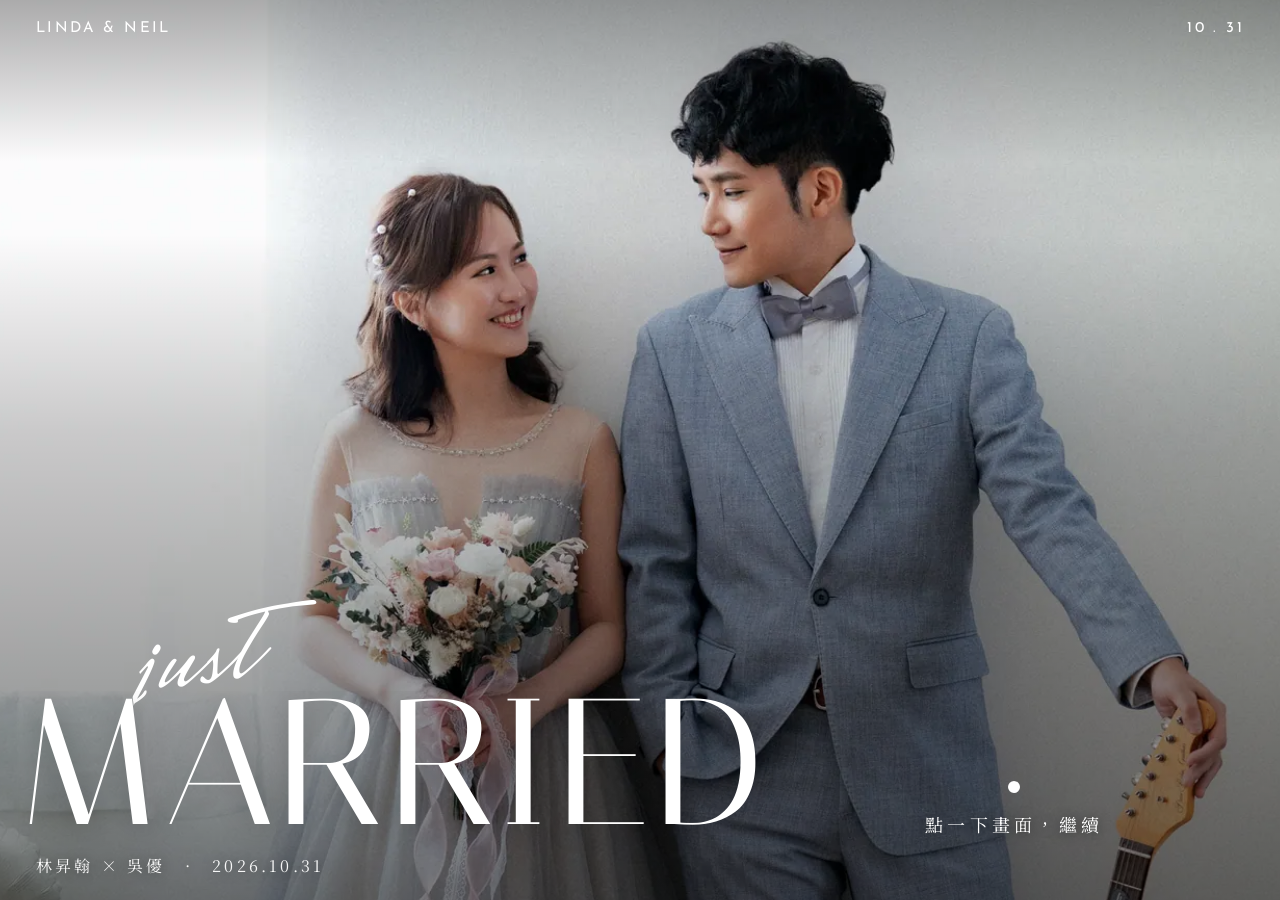
<file: index.html>
<!doctype html>
<html lang="zh-Hant-TW">
  <head>
    <meta charset="utf-8" />
    <meta name="viewport" content="width=device-width, initial-scale=1, viewport-fit=cover" />
    <meta name="theme-color" content="#FFFFFF" />
    <meta name="color-scheme" content="light" />
    <meta name="robots" content="noindex, nofollow" />
    <title>Neil & Linda · 林昇翰 × 吳優的婚禮</title>
    <meta name="description" content="林昇翰 × 吳優 2026.10.31。婚紗照相冊、留言板，和一份關於我們的小考。" />
    <meta property="og:title" content="Neil & Linda · 林昇翰 × 吳優的婚禮" />
    <meta property="og:description" content="婚紗照相冊、留言板，和一份關於我們的小考。" />
    <meta property="og:image" content="https://neil841004.github.io/nl1031/og.jpg" />
    <link rel="icon" href="./icon.svg" type="image/svg+xml" />
    <link rel="apple-touch-icon" href="./apple-touch-icon.png" />
    <link rel="preconnect" href="https://fonts.googleapis.com" />
    <link rel="preconnect" href="https://fonts.gstatic.com" crossorigin />
    <link
      href="https://fonts.googleapis.com/css2?family=Italiana&family=Josefin+Sans:wght@300;400;600&family=Mrs+Saint+Delafield&family=Noto+Serif+TC:wght@300;400;600&display=swap"
      rel="stylesheet"
    />
    <link rel="preload" as="image" href="./p/3531-1280.webp" fetchpriority="high" />
    <script type="module" crossorigin src="./assets/main-7gNwDXPi.js"></script>
    <link rel="modulepreload" crossorigin href="./assets/photos-6plI7D-q.js">
    <link rel="stylesheet" crossorigin href="./assets/photos-6slb7VtI.css">
    <link rel="stylesheet" crossorigin href="./assets/main-Bv2IpKou.css">
  </head>
  <body>
    <div id="app"></div>
    <noscript>
      <p class="noscript">這個頁面需要開啟 JavaScript 才能使用。</p>
    </noscript>
  </body>
</html>
</file>
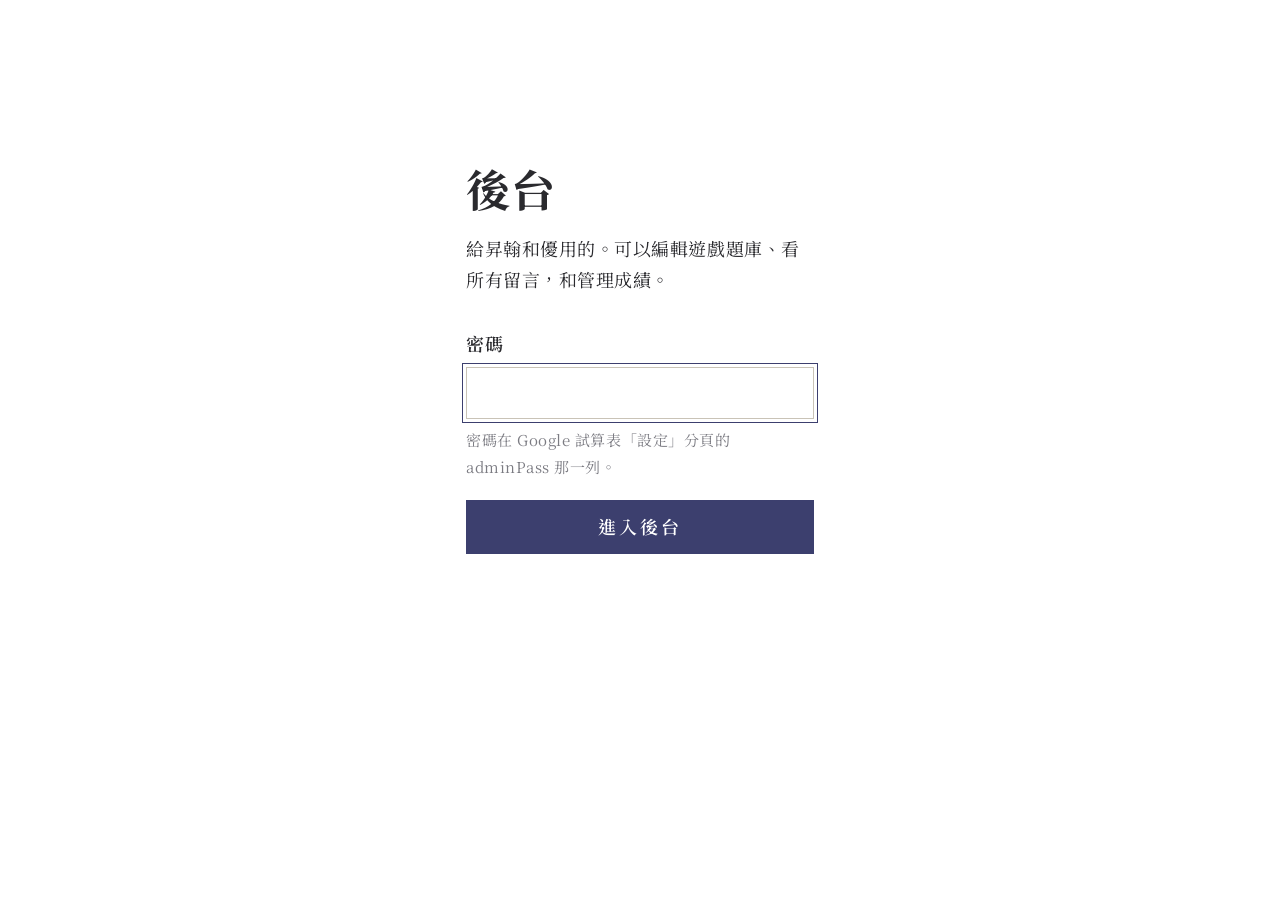
<file: admin.html>
<!doctype html>
<html lang="zh-Hant-TW">
  <head>
    <meta charset="utf-8" />
    <meta name="viewport" content="width=device-width, initial-scale=1, viewport-fit=cover" />
    <meta name="robots" content="noindex, nofollow" />
    <meta name="theme-color" content="#FFFFFF" />
    <title>後台 · Neil & Linda</title>
    <link rel="icon" href="./icon.svg" type="image/svg+xml" />
    <link rel="preconnect" href="https://fonts.googleapis.com" />
    <link rel="preconnect" href="https://fonts.gstatic.com" crossorigin />
    <link
      href="https://fonts.googleapis.com/css2?family=Italiana&family=Josefin+Sans:wght@300;400;600&family=Mrs+Saint+Delafield&family=Noto+Serif+TC:wght@300;400;600&display=swap"
      rel="stylesheet"
    />
    <script type="module" crossorigin src="./assets/admin-Kb6q0b3D.js"></script>
    <link rel="modulepreload" crossorigin href="./assets/photos-6plI7D-q.js">
    <link rel="stylesheet" crossorigin href="./assets/photos-6slb7VtI.css">
    <link rel="stylesheet" crossorigin href="./assets/admin-l45XB_jH.css">
  </head>
  <body class="admin">
    <div id="admin"></div>
  </body>
</html>
</file>
<file: assets/photos-6slb7VtI.css>
:root{--bg: #ffffff;--paper: #ffffff;--surface: #ece7e2;--slate: #555b66;--blue: #4e6c9d;--lav: #aca9da;--navy: #3c3f6e;--ink: #2a2a2e;--muted: #7b7b82;--line: #dcd8d2;--pink: #f1c3cb;--accent: var(--navy);--accent-ink: #ffffff;--heart: #e2546a;--right: #4e6c9d;--wrong: #d98a96;--f-display: "Italiana", "Noto Serif TC", serif;--f-script: "Mrs Saint Delafield", cursive;--f-caps: "Josefin Sans", "Noto Sans TC", sans-serif;--f-text: "Noto Serif TC", "Songti TC", "PMingLiU", serif;--s-min: .9375rem;--s-small: 1rem;--s-body: 1.125rem;--s-lead: clamp(1.3125rem, 1.15rem + .7vw, 1.5rem);--s-head: clamp(1.875rem, 1.3rem + 3vw, 2.75rem);--s-mono: clamp(4.5rem, 24vw, 14rem);--m: clamp(18px, 5.5vw, 36px);--top: env(safe-area-inset-top, 0px);--bot: env(safe-area-inset-bottom, 0px);--ease-out: cubic-bezier(.22, 1, .36, 1);--ease-expo: cubic-bezier(.16, 1, .3, 1);--ease-in-out: cubic-bezier(.76, 0, .24, 1);--ease-soft: cubic-bezier(.33, 1, .68, 1);--ease-exit: cubic-bezier(.55, .055, .675, .19);--t-press: .14s;--t-hover: .18s;--t-ui: .26s;--t-reveal: .9s;--t-open: 1.2s}*,*:before,*:after{box-sizing:border-box}html{-webkit-text-size-adjust:100%;text-size-adjust:100%;background:var(--bg)}body{margin:0;min-height:100dvh;background:var(--bg);color:var(--ink);font-family:var(--f-text);font-size:var(--s-body);font-weight:400;line-height:1.75;letter-spacing:.03em;-webkit-font-smoothing:antialiased;-webkit-tap-highlight-color:transparent;overscroll-behavior-y:none;transition:background-color .6s ease}img{display:block;max-width:100%}button,input,textarea{font:inherit;color:inherit}button{cursor:pointer;background:none;border:0;padding:0;touch-action:manipulation}a{color:inherit}::selection{background:var(--lav);color:var(--navy)}:focus-visible{outline:1.5px solid var(--navy);outline-offset:3px}.sr{position:absolute!important;width:1px;height:1px;overflow:hidden;clip:rect(0 0 0 0);white-space:nowrap}.caps{font-family:var(--f-caps);font-weight:400;font-size:var(--s-min);line-height:1.4;letter-spacing:.16em;text-transform:uppercase}.display{font-family:var(--f-display);font-weight:400;line-height:.82;letter-spacing:.01em;text-transform:uppercase;white-space:nowrap}.script{font-family:var(--f-script);font-weight:400;line-height:1;letter-spacing:0;text-transform:none}.latin{font-family:var(--f-display);font-weight:400}.vert{writing-mode:vertical-rl}.meta-row{display:flex;justify-content:space-between;align-items:center;gap:12px}.meta-row>span{white-space:nowrap}.noscript{padding:var(--m)}.btn{display:inline-flex;align-items:center;justify-content:center;gap:.8em;min-height:54px;padding:0 1.6em;background:var(--navy);color:#fff;font-family:var(--f-text);font-size:var(--s-body);font-weight:600;letter-spacing:.16em;text-decoration:none;transition:transform var(--t-press) var(--ease-out),background-color var(--t-hover) ease,opacity var(--t-hover) ease}.btn .en{font-family:var(--f-caps);font-size:var(--s-min);font-weight:400;letter-spacing:.3em;text-transform:uppercase;opacity:.75}.btn:active{transform:scale(.97)}.btn[disabled]{opacity:.4;cursor:default}.btn .arrow{transition:transform var(--t-ui) var(--ease-out)}@media(hover:hover){.btn:hover .arrow{transform:translate(4px)}}.btn.light{background:#fff;color:var(--navy)}.btn.quiet{background:transparent;color:inherit;min-height:44px;font-family:var(--f-caps);font-weight:400;font-size:var(--s-min);letter-spacing:.3em;text-transform:uppercase;text-decoration:none;border-bottom:1px solid currentColor;border-radius:0;min-height:0;padding:6px 0 4px}.bar{position:sticky;top:0;z-index:20;display:flex;align-items:center;justify-content:space-between;gap:12px;padding:calc(var(--top) + 12px) var(--m) 12px;min-height:calc(54px + var(--top));background:var(--bg);transition:background-color .6s ease,color .6s ease}.bar .mark{font-family:var(--f-caps);font-size:var(--s-min);letter-spacing:.14em;text-transform:uppercase;text-decoration:none;padding:8px 0;white-space:nowrap}.bar nav{display:flex;gap:clamp(14px,4.4vw,30px);white-space:nowrap}.bar nav a{text-decoration:none;font-size:var(--s-small);letter-spacing:.08em;color:var(--muted);padding:8px 0;transition:color var(--t-hover) ease}.bar nav a[aria-current=page]{color:var(--ink)}.screen{min-height:100dvh}.screen-enter{animation:screen-in .6s var(--ease-out) both}@keyframes screen-in{0%{opacity:0}}.rise{animation:rise var(--t-reveal) var(--ease-expo) both;animation-delay:calc(var(--i, 0) * 90ms + var(--d, 0ms))}@keyframes rise{0%{opacity:0;transform:translateY(18px)}}.mask{display:block;overflow:hidden;padding-bottom:.06em;margin-bottom:-.06em}.mask>span{display:block;animation:mask-up 1.1s var(--ease-expo) both;animation-delay:calc(var(--i, 0) * .11s + var(--d, 0ms))}@keyframes mask-up{0%{transform:translateY(105%)}}.write{animation:write 1.6s var(--ease-soft) both;animation-delay:var(--d, 0ms)}@keyframes write{0%{clip-path:inset(0 100% 0 0);opacity:.3}to{clip-path:inset(0 -10% 0 0);opacity:1}}.ph{position:relative;overflow:hidden;background-color:var(--c, var(--surface));background-size:cover;background-position:center}.ph img{width:100%;height:100%;object-fit:cover;opacity:0;transition:opacity .7s ease}.ph img.in{opacity:1}.toast{position:fixed;left:50%;bottom:calc(96px + var(--bot));z-index:100;transform:translate(-50%,20px);opacity:0;max-width:calc(100vw - 2 * var(--m));padding:12px 20px;background:var(--navy);color:#fff;font-size:var(--s-small);letter-spacing:.08em;line-height:1.5;pointer-events:none;transition:opacity var(--t-ui) ease,transform var(--t-ui) var(--ease-out)}.toast.on{opacity:1;transform:translate(-50%)}@media(prefers-reduced-motion:reduce){*,*:before,*:after{animation-duration:1ms!important;animation-delay:0ms!important;transition-duration:1ms!important}}
</file>
<file: assets/main-Bv2IpKou.css>
.intro{position:relative;display:flex;flex-direction:column;min-height:100dvh;overflow:hidden;background:#1c1c1f;color:#fff}.intro-photo{position:absolute;inset:0;overflow:hidden}.intro-photo .shot{position:absolute;inset:0;opacity:0}.intro-photo img{object-position:50% 30%}.intro-photo .shot.now{opacity:1}.intro-photo .shot.top{z-index:2;animation:shot-in 1.6s ease both}.intro-photo .shot.under{z-index:1}.intro-photo .shot.now img{animation:drift 7s linear both}.intro-photo .shot:first-child.now:not(.top){animation:shot-in 1.2s ease both}@keyframes shot-in{0%{opacity:0}}@keyframes drift{0%{transform:scale(1)}to{transform:scale(1.04)}}.intro-scrim{position:absolute;inset:0;z-index:3;pointer-events:none;background:linear-gradient(180deg,#00000052,#0000 18%),linear-gradient(0deg,#00000080,#0003 52%,#0000 74%)}.intro-head{position:relative;z-index:4;padding:calc(var(--top) + 18px) var(--m) 0}.intro-title{position:relative;z-index:4;margin-top:auto;padding:0 calc(var(--m) * .5)}.intro-just{margin:0 0 -.36em 16%;font-size:clamp(6rem,38vw,14rem);transform:rotate(-8deg);transform-origin:0 100%;color:#fff}.intro-name{margin:0;font-size:var(--s-mono);font-weight:400}.intro-name .display{letter-spacing:.02em;text-shadow:0 2px 30px rgb(0 0 0 / .22)}.intro-line{margin:14px calc(var(--m) * .5) 20px;font-size:var(--s-small);letter-spacing:.2em;opacity:.95;text-shadow:0 1px 14px rgb(0 0 0 / .45)}.intro-card{position:relative;z-index:5;margin:2px var(--m) calc(var(--m) + var(--bot));padding:30px clamp(20px,6vw,32px) 26px;background:#fff;color:var(--ink);text-align:center;box-shadow:0 30px 60px -28px #0009}.intro-card:before{content:"";position:absolute;inset:7px;border:1px solid var(--line);pointer-events:none}.intro-ask{position:relative;display:flex;flex-direction:column;align-items:center}.intro-ask[hidden]{display:none}.ask-hi{display:flex;align-items:center;gap:14px;margin:0 0 12px;color:var(--muted);letter-spacing:.42em;padding-left:.42em}.ask-hi:before,.ask-hi:after{content:"";width:28px;height:1px;background:currentColor;opacity:.6}.ask-q{display:block;margin:0;font-size:var(--s-lead);font-weight:400;letter-spacing:.14em;line-height:1.5}.ask-note{margin:8px 0 0;font-size:var(--s-min);color:var(--muted);letter-spacing:.04em;line-height:1.6;text-wrap:balance}.ask-field{position:relative;width:100%;margin:10px 0 20px}.ask-field:after{content:"";position:absolute;left:0;right:0;bottom:0;height:1px;background:var(--ink);transform-origin:50% 50%;animation:ask-line .9s var(--ease-expo) both;animation-delay:1.5s;transition:background var(--t-hover) ease,height var(--t-hover) ease}.ask-field:focus-within:after{height:2px;background:var(--navy)}@keyframes ask-line{0%{transform:scaleX(0)}}.ask-field input{display:block;width:100%;height:56px;padding:0 4px;background:transparent;border:0;border-radius:0;text-align:center;font-size:var(--s-lead);letter-spacing:.08em;outline:none}.ask-field input::placeholder{color:#a3a3aa;font-size:var(--s-small);letter-spacing:.06em}.ask-go{width:100%}.ask-q+.ask-go{margin-top:22px}.ask-alt{margin-top:16px}.intro.cover{cursor:pointer}.intro-tap{position:absolute;z-index:6;left:0;right:0;bottom:calc(var(--m) + var(--bot) + 4px);width:max-content;margin:0 auto;display:flex;flex-direction:column;align-items:center;gap:16px;padding:12px 18px 12px calc(18px + .24em);background:none;border:0;color:#fff;font-size:var(--s-body);letter-spacing:.24em;text-shadow:0 1px 12px rgb(0 0 0 / .5);cursor:pointer}.intro-tap:focus-visible{outline:1.5px solid #fff;outline-offset:2px}.tap-dot{position:relative;width:12px;height:12px;border-radius:50%;background:#fff}.tap-dot:after{content:"";position:absolute;inset:0;border-radius:50%;border:1px solid #fff;opacity:0;animation:tap-ring 2.2s var(--ease-out) 2.4s infinite}@keyframes tap-ring{0%{transform:scale(1);opacity:.9}to{transform:scale(3.4);opacity:0}}.intro.cover .intro-title{transform:translateY(var(--lift, 0px))}.intro.asking .intro-title{transition:transform 1s var(--ease-expo) .22s}.intro.cover .intro-card{visibility:hidden;animation:none;transform:translateY(calc(100% + var(--m) + 48px))}.intro.cover .ask-field:after{animation:none}.intro-words{transition:opacity .52s ease,transform .52s var(--ease-exit)}.intro.asking .intro-words{opacity:0;transform:translateY(-10px);pointer-events:none}.intro.asking .intro-tap{opacity:0;visibility:hidden;transition:opacity .24s ease,visibility 0s .24s}.intro.asking .intro-card{animation:card-in .9s var(--ease-expo) .36s both}@keyframes card-in{0%{transform:translateY(calc(100% + var(--m) + 48px))}}.intro.asking .ask-field:after{animation:ask-line .9s var(--ease-expo) 1.1s both}.intro.leaving .intro-card,.intro.leaving .intro-title,.intro.leaving .intro-head{transition:opacity .38s var(--ease-exit),transform .38s var(--ease-exit);opacity:0;transform:translateY(-12px)}@media(min-width:900px)and (min-aspect-ratio:1/1){.intro-title{max-width:62vw}.intro-just{font-size:9rem}.intro-card{position:absolute;right:48px;bottom:48px;width:440px;margin:0;padding:36px 36px 30px}.intro-tap{left:auto;right:48px;bottom:48px;width:440px;margin:0}}.hello{padding:4px 0 18px;min-height:calc(100svh - 54px - var(--top));display:flex;flex-direction:column}.hello-grid{display:grid;grid-template-columns:minmax(0,1.55fr) minmax(0,1fr);gap:6px;grid-template-rows:100%;height:min(30svh,300px);margin-bottom:22px}.hello-photo{min-height:0;overflow:hidden}.hello-photo .ph{height:100%}.hello-photo img{object-position:50% 25%!important}.hello-vert{min-width:0;overflow:hidden;background:var(--surface);display:grid;justify-items:center;align-items:start;padding:16px 0}.hello-vert .caps{font-family:var(--f-display);font-size:var(--s-small);letter-spacing:.4em;color:var(--ink)}.hello-h{margin:0 var(--m) 4px;font-size:clamp(1.625rem,1.2rem + 2.4vw,2.5rem);font-weight:400;line-height:1.4;letter-spacing:.1em}.hello-count{margin:0 var(--m);color:var(--muted);font-size:var(--s-small);letter-spacing:.08em}.hello-count:empty{display:none}.quick{display:grid;gap:10px;margin:18px var(--m) 0}.quick-btn{display:grid;grid-template-columns:auto 1fr auto;align-items:center;gap:14px;min-height:68px;padding:10px 20px;text-decoration:none;color:#fff;transition:transform var(--t-press) var(--ease-out),filter var(--t-hover) ease}.quick-btn:active{transform:scale(.975)}@media(hover:hover){.quick-btn:hover{filter:brightness(1.08)}.quick-btn:hover .q-arrow{transform:translate(4px)}}.q-album{background:var(--navy)}.q-notes{background:var(--blue)}.q-quiz{background:var(--lav);color:var(--navy)}.q-zh{font-size:1.5rem;font-weight:600;letter-spacing:.24em;min-width:4.4em}.q-sub{font-size:var(--s-small);letter-spacing:.06em;opacity:.92}.q-arrow{font-size:1.375rem;transition:transform var(--t-ui) var(--ease-out)}.scroll-cue{display:flex;align-items:center;justify-content:center;gap:10px;margin:auto auto 0;padding:18px 20px 4px;color:var(--muted);font-size:var(--s-small);letter-spacing:.16em;transition:opacity .4s ease}.scroll-cue.gone{opacity:0;pointer-events:none}.cue-arrow{display:inline-block;font-size:1.25rem;animation:cue 1.6s var(--ease-in-out) infinite}@keyframes cue{0%,to{transform:translateY(-2px)}50%{transform:translateY(6px)}}.door{position:relative;display:block;overflow:hidden;text-decoration:none;color:inherit;transition:transform var(--t-press) var(--ease-out)}.door:active{transform:scale(.99)}.door-zh{margin:0;font-size:clamp(2.25rem,11vw,3.5rem);font-weight:300;line-height:1.2;letter-spacing:.32em}.door-line{margin:0 0 18px;font-size:var(--s-body);letter-spacing:.08em}.door-line:empty{display:none}.door-btn{min-height:58px;font-size:1.125rem}.door-btn.light{background:#fff;color:var(--navy)}.door:active .door-btn{transform:scale(.97)}.door-album{color:#fff;aspect-ratio:9 / 15;max-height:96dvh;width:100%;display:flex;flex-direction:column;background:#222;margin-top:40px}.door-bg{position:absolute;inset:0}.door-bg .ph{height:100%}.door-bg img{object-position:50% 20%!important;transition:opacity .7s ease,transform 1.4s var(--ease-soft)}@media(hover:hover){.door-album:hover .door-bg img{transform:scale(1.03)}}.door-scrim{position:absolute;inset:0;background:linear-gradient(0deg,#0000008c,#0000 52%)}.door-script{position:relative;margin:auto 0 -.38em 12%;font-size:clamp(4.5rem,30vw,10rem);color:var(--pink);transform:rotate(-6deg);z-index:2}.door-display{position:relative;margin:0;padding:0 8px;line-height:.8}.door-foot{position:relative;padding:16px var(--m) 26px}.door-foot .door-btn{width:100%}.door-notes{color:#fff;min-height:560px;padding:44px var(--m) 34px;display:flex;flex-direction:column;gap:26px}.door-blur{position:absolute;inset:-30px;background-size:cover;background-position:center;filter:blur(22px) brightness(.58) saturate(.9);transform:scale(1.1)}.door-inset{position:relative;align-self:center;width:66%;border:8px solid #fff}.door-inset .ph{aspect-ratio:4 / 5}.door-notes-copy{position:relative}.door-notes .door-zh{margin:0 0 12px}.door-notes .door-line{font-size:var(--s-lead)}.door-quote{margin:0 0 16px}.door-quote p{margin:0 0 6px;font-size:var(--s-lead);font-weight:300;line-height:1.6;letter-spacing:.08em}.door-quote cite{font-style:normal;font-size:var(--s-small);opacity:.9;letter-spacing:.12em}.door-notes .door-btn{width:100%}.door-quiz{background:var(--blue);color:#fff;padding:0 var(--m) 40px;text-align:center}.door-quiz:before{content:"";position:absolute;inset:0 0 auto;height:40%;background:#fff}.door-quiz-photo{position:relative;width:62%;margin:0 auto 22px}.door-quiz-photo .ph{aspect-ratio:3 / 4}.door-quiz .door-zh{font-size:clamp(2rem,10vw,3rem)}.door-sub{margin:12px auto 22px;max-width:20em;font-size:var(--s-body);letter-spacing:.08em}.door-quiz .door-btn{width:100%}.home-foot{background:var(--lav);color:var(--navy);padding:30px 0 calc(28px + var(--bot));overflow:hidden}.foot-years{padding:0 var(--m);margin:0 0 110px}.foot-years i{flex:1;height:1px;background:currentColor;opacity:.6;margin:0 14px}.foot-script{margin:0 0 -.42em 4%;font-size:clamp(4rem,24vw,9rem);color:#fff;transform:rotate(-6deg);position:relative;z-index:2}.foot-display{margin:0 0 22px;padding:0 4px}.foot-row{display:flex;justify-content:space-between;align-items:flex-end;gap:16px;padding:0 var(--m);font-size:var(--s-small);letter-spacing:.12em;line-height:1.8}.foot-row p{margin:0}@media(min-width:900px){.home main{max-width:760px;margin:0 auto}.home-foot>*{max-width:760px;margin-left:auto;margin-right:auto}}.js-reveal [data-reveal]{opacity:0;transform:translateY(20px)}.js-reveal [data-reveal].in{opacity:1;transform:none;transition:opacity var(--t-reveal) var(--ease-expo),transform var(--t-reveal) var(--ease-expo);transition-delay:calc(var(--i, 0) * 80ms)}.js-reveal .door-script[data-reveal].in{transform:rotate(-6deg)}.album{display:flex;flex-direction:column;height:100dvh;min-height:0;overflow:hidden;background:#efedea;color:var(--ink);user-select:none;-webkit-user-select:none}.album .bar{position:relative;background:transparent}.album-head{display:flex;justify-content:space-between;align-items:baseline;gap:12px;padding:0 var(--m) 6px}.album-head p{margin:0}.album-ch{font-size:var(--s-body);letter-spacing:.24em}.album-n{font-size:var(--s-small);letter-spacing:.06em;color:var(--muted);font-variant-numeric:tabular-nums}.book{position:relative;flex:1;min-height:0;display:grid;place-items:center;touch-action:pan-y;cursor:grab}.book:active{cursor:grabbing}.stage{position:relative;perspective:2200px;perspective-origin:50% 50%}.album:not(.is-wide) .stage{perspective-origin:0% 50%}.slot{position:absolute;inset:0}.is-wide .slot-left{right:50%}.is-wide .slot-right{left:50%}.slot .shade{position:absolute;inset:0;pointer-events:none;opacity:0;background:linear-gradient(90deg,#00000073,#0000 70%)}.is-wide .slot-left .shade{background:linear-gradient(270deg,#00000073,#0000 70%)}.leaf{--lift: 0;position:absolute;inset:0;z-index:5;transform-origin:0% 50%;transform-style:preserve-3d;will-change:transform}.leaf-wide{left:50%}.leaf .face{position:absolute;inset:0;backface-visibility:hidden;-webkit-backface-visibility:hidden;box-shadow:0 calc(var(--lift) * 18px) calc(var(--lift) * 50px) rgb(0 0 0 / calc(var(--lift) * .25))}.leaf .back{transform:rotateY(180deg)}.leaf .sheen{position:absolute;inset:0;pointer-events:none;opacity:0;background:linear-gradient(90deg,#0000004d,#0000000a)}.leaf .back .sheen{background:linear-gradient(270deg,#0000004d,#0000000a)}.page{position:absolute;inset:0;container-type:size;background:#fff;color:var(--ink);overflow:hidden}.page-none{background:transparent}.pf{position:absolute;margin:0;overflow:hidden}.pf .ph{position:absolute;inset:0}.pf .ph img{transition-duration:.28s}.pf-like{position:absolute;left:6px;bottom:4px;z-index:3}.pf.bg{inset:0}.pg-scrim{position:absolute;inset:0;z-index:1;pointer-events:none;background:linear-gradient(180deg,#0000004d,#0000 16%),linear-gradient(0deg,#0000005c,#0000 40%)}.pg-scrim.low{background:linear-gradient(0deg,#0000005c,#0000 22%)}.pg-top{position:absolute;z-index:2;top:0;left:0;right:0;margin:0;padding:5cqh 6cqw 0;font-size:max(15px,3.9cqw);color:#fff;pointer-events:none}.pg-top i{flex:1;height:1px;background:currentColor;opacity:.7;margin:0 3cqw}.pg-title{position:absolute;z-index:2;left:0;right:0;bottom:0;color:#fff;pointer-events:none}.pg-script{margin:0 0 -.4em 10%;font-size:22cqw;color:#fff;transform:rotate(-7deg);transform-origin:0 100%;position:relative;z-index:2}.pg-display{margin:0;padding:0 1.5cqw;font-size:min(42cqw,calc(100cqw / (var(--n) * .6)));line-height:.82}.pg-sub{margin:2.2cqh 6cqw 5cqh;font-size:max(17px,4.6cqw);letter-spacing:.24em;opacity:.95}.pg-foot{position:absolute;z-index:2;left:0;right:0;bottom:4.5cqh;margin:0;text-align:center;color:#fff;font-size:max(15px,3.9cqw);pointer-events:none}.page-full .pf-like,.page-opener .pf-like,.page-cover .pf-like,.page-end .pf-like{left:auto;right:6px;top:11cqh;bottom:auto}.page-opener .pg-script{color:var(--pink)}.trio{position:absolute;inset:0;display:grid;grid-template-columns:1.15fr .85fr;grid-template-rows:57% 1fr;gap:5px;background:#fff}.trio .pf{position:relative}.trio .t-a{grid-area:1 / 1}.t-panel{grid-area:1 / 2;background:var(--surface);display:grid;justify-items:end;align-items:start;padding:5cqh 4cqw 0 0;min-width:0;overflow:hidden}.t-panel .caps{font-family:var(--f-display);font-size:max(16px,5.2cqw);letter-spacing:.42em;color:var(--ink)}.trio .t-b{grid-area:2 / 1}.trio .t-c{grid-area:2 / 2}.trio.flip{grid-template-columns:.85fr 1.15fr;grid-template-rows:1fr 57%}.trio.flip .t-a{grid-area:2 / 2}.trio.flip .t-panel{grid-area:2 / 1;align-items:end;padding:0 4cqw 5cqh 0}.trio.flip .t-b{grid-area:1 / 1}.trio.flip .t-c{grid-area:1 / 2}.split-block{position:absolute;left:0;right:0;bottom:0;height:54%;background:var(--blue)}.s-p{left:19%;width:62%;top:6%;height:52%}.s-caps{position:absolute;left:0;right:0;top:60.5%;margin:0;text-align:center;color:#fff;font-size:max(15px,3.9cqw)}.s-l{left:0;right:0;bottom:0;height:min(32%,66.6cqw)}.c-photo{left:0;right:0;top:0;height:86%}.c-caps{position:absolute;left:0;right:0;bottom:5.5%;margin:0;text-align:center;font-size:max(15px,3.9cqw);color:var(--ink)}.i-blur{position:absolute;inset:-30px;background-size:cover;background-position:center;filter:blur(18px) brightness(.72) saturate(.9);transform:scale(1.1)}.framed{border:max(5px,1.6cqw) solid #fff}.i-a{left:13%;width:62%;top:9%;aspect-ratio:3 / 2}.i-b{right:6%;width:76%;top:44%;aspect-ratio:3 / 2}.i-foot{position:absolute;left:7cqw;right:7cqw;bottom:5cqh;margin:0;color:#fff;font-size:max(15px,3.9cqw)}.lands{position:absolute;left:50%;top:46%;width:min(84cqw,calc((80cqh - 10px)/2));transform:translate(-50%,-50%);display:grid;gap:5px}.lands .pf{position:relative;aspect-ratio:3 / 2}.l-caps{position:absolute;left:0;right:0;bottom:5cqh;margin:0;text-align:center;font-size:max(17px,4.6cqw);letter-spacing:.24em;color:var(--muted)}.page-land{background:var(--surface)}.page-land .pg-top{color:var(--ink)}.ld{left:6%;right:6%;top:22%;aspect-ratio:3 / 2}.ld-word{position:absolute;left:0;right:0;bottom:6%;color:var(--ink)}.pg-scrim.end{background:linear-gradient(0deg,#0009,#0000 46%)}.end-copy{position:absolute;z-index:3;left:6cqw;right:6cqw;bottom:5cqh;color:#fff}.end-zh{margin:0 0 4px;font-size:max(19px,5.4cqw);font-weight:400;line-height:1.5;letter-spacing:.12em}.end-note{margin:0 0 14px;font-size:max(15px,4cqw);letter-spacing:.06em}.end-actions{display:flex;align-items:center;gap:18px}.page-end .btn{min-height:46px;padding:0 1.1em;font-size:var(--s-small);letter-spacing:.1em}.page-end .btn.quiet{color:#fff;min-height:0;padding:6px 0 4px}.like{display:inline-flex;align-items:center;gap:6px;min-width:40px;height:40px;padding:0 6px 0 2px;color:#fff;font-family:var(--f-caps);font-size:var(--s-min);letter-spacing:.06em;font-variant-numeric:tabular-nums;text-shadow:0 1px 6px rgb(0 0 0 / .45)}.like-icon{position:relative;width:22px;height:22px;filter:drop-shadow(0 1px 4px rgb(0 0 0 / .4));transition:transform var(--t-press) var(--ease-out)}.like:active .like-icon{transform:scale(.8)}.like-icon svg{position:absolute;inset:0;width:100%;height:100%}.like-icon .o{fill:none;stroke:currentColor;stroke-width:1.8}.like-icon .f{fill:var(--heart);opacity:0;transform:scale(.5);transition:opacity .12s ease,transform .3s var(--ease-out)}.like.on .like-icon .o{stroke:var(--heart)}.like.on .like-icon .f{opacity:1;transform:scale(1)}.like-n{display:inline-block;min-width:1ch}.heart-layer{position:fixed;inset:0;z-index:200;pointer-events:none;overflow:hidden}.heart-layer .burst{position:absolute}.heart-layer svg{width:100%;height:100%;fill:currentColor;display:block}.big-heart{position:absolute;width:96px;height:96px;color:#fff;filter:drop-shadow(0 6px 18px rgb(0 0 0 / .25))}.album-foot{padding:2px var(--m) calc(10px + var(--bot))}.scrub{position:relative;height:48px;display:flex;align-items:center}.scrub-range{--p: 0;-webkit-appearance:none;appearance:none;width:100%;height:48px;margin:0;background:transparent;cursor:pointer;touch-action:none}.scrub-range:focus{outline:none}.scrub-range::-webkit-slider-runnable-track{height:3px;background:linear-gradient(90deg,var(--ink) calc(var(--p) * 100%),var(--line) 0)}.scrub-range::-moz-range-track{height:3px;background:var(--line)}.scrub-range::-moz-range-progress{height:3px;background:var(--ink)}.scrub-range::-webkit-slider-thumb{-webkit-appearance:none;appearance:none;width:22px;height:22px;margin-top:-9.5px;border-radius:50%;background:var(--ink);border:4px solid #efedea;transition:transform var(--t-press) var(--ease-out)}.scrub-range::-moz-range-thumb{width:22px;height:22px;border-radius:50%;background:var(--ink);border:4px solid #efedea}.scrub-range:active::-webkit-slider-thumb{transform:scale(1.25)}.scrub-range:focus-visible::-webkit-slider-thumb{outline:2px solid var(--navy);outline-offset:2px}.scrub-tip{--p: 0;position:absolute;bottom:44px;left:clamp(72px,calc(11px + var(--p) * (100% - 22px)),calc(100% - 72px));transform:translate(-50%);padding:6px 12px;background:var(--ink);color:#fff;font-size:var(--s-small);letter-spacing:.06em;white-space:nowrap;pointer-events:none}.scrub-tip[hidden]{display:none}.coach{position:absolute;inset:0;z-index:20;display:flex;flex-direction:column;background:#16161ac7;color:#fff;cursor:pointer;animation:coach-in .42s var(--ease-out) both}.coach.bye{opacity:0;transition:opacity .3s ease}@keyframes coach-in{0%{opacity:0}}.coach-sides{flex:1;display:grid;grid-template-columns:1fr 1fr}.coach-side{margin:0;display:flex;flex-direction:column;align-items:center;justify-content:center;gap:10px;text-align:center;font-size:var(--s-lead);line-height:1.5;letter-spacing:.12em}.coach-l{border-right:1px dashed rgb(255 255 255 / .45)}.coach-arrow{font-size:2.25rem;line-height:1}.coach-l .coach-arrow{animation:nudge-l 1.6s var(--ease-in-out) infinite}.coach-r .coach-arrow{animation:nudge-r 1.6s var(--ease-in-out) infinite}@keyframes nudge-l{50%{transform:translate(-8px)}}@keyframes nudge-r{50%{transform:translate(8px)}}.coach-mid{display:flex;flex-direction:column;align-items:center;gap:14px;padding:0 var(--m) 18px}.coach-also{margin:0;font-size:var(--s-small);letter-spacing:.08em;opacity:.9}.coach-ok{width:min(100%,340px)}.coach-scrub{margin:0;padding:16px var(--m) 10px;text-align:center;font-size:var(--s-body);line-height:1.55;letter-spacing:.08em;background:#16161a80}.coach-down{display:block;font-size:1.5rem;line-height:1.2;animation:cue 1.6s var(--ease-in-out) infinite}.album.coaching .scrub-range::-webkit-slider-thumb{animation:dot-pulse 1.6s ease-in-out infinite}@keyframes dot-pulse{50%{transform:scale(1.35)}}.toc{list-style:none;margin:0;padding:0;display:grid;gap:6px}.toc-row{display:grid;grid-template-columns:64px 1fr auto;align-items:center;gap:16px;width:100%;padding:6px 14px 6px 6px;background:var(--surface);text-align:left;transition:transform var(--t-press) var(--ease-out)}.toc-row:active{transform:scale(.98)}.toc-photo .ph{aspect-ratio:4 / 5}.toc-name{display:flex;flex-direction:column;line-height:1.4}.toc-zh{font-size:1.25rem;letter-spacing:.3em}.toc-n{font-size:var(--s-small);letter-spacing:.06em;color:var(--muted)}.toc-liked{margin:18px 0 0;font-size:var(--s-small);color:var(--muted)}.sheet{position:fixed;inset:0;z-index:120;display:flex;flex-direction:column;justify-content:flex-end}.sheet-scrim{position:absolute;inset:0;background:#1e1e2273;opacity:0;transition:opacity .3s ease}.sheet-paper{position:relative;max-height:88dvh;overflow:auto;overscroll-behavior:contain;background:#fff;color:var(--ink);padding:8px var(--m) calc(28px + var(--bot));transform:translateY(100%);transition:transform .38s var(--ease-out)}.sheet.open .sheet-scrim{opacity:1}.sheet.open .sheet-paper{transform:none}.sheet.closing .sheet-paper{transform:translateY(100%);transition-duration:.26s;transition-timing-function:var(--ease-exit)}.sheet-grip{height:28px;margin:0 -24px;touch-action:none;cursor:grab;display:grid;place-items:center}.sheet-grip:after{content:"";width:40px;height:3px;background:var(--line)}.sheet-x{position:absolute;top:18px;right:var(--m);height:44px;font-family:var(--f-caps);font-size:var(--s-min);letter-spacing:.3em}.sheet-title{margin:6px 0 20px;font-size:var(--s-head);font-weight:300;letter-spacing:.2em;line-height:1.2}@media(min-width:700px){.sheet{align-items:center;justify-content:center}.sheet-paper{width:min(560px,92vw);transform:translateY(40px);opacity:0;transition:transform .38s var(--ease-out),opacity .3s ease}.sheet.open .sheet-paper{opacity:1}.sheet.closing .sheet-paper{opacity:0;transform:translateY(40px)}}.notes-screen{padding-bottom:calc(96px + var(--bot))}.notes-hi{padding:8px 0 40px;overflow:hidden}.notes-meta{margin:0 var(--m) 26px;min-height:1.4em;color:var(--muted);font-size:var(--s-small);letter-spacing:.08em}.notes-script{position:relative;z-index:2;margin:0 0 -.45em 8%;font-size:clamp(3.75rem,22vw,8rem);color:var(--pink);transform:rotate(-6deg);transform-origin:0 100%}.notes-display{margin:0 0 22px;padding:0 4px;color:var(--ink)}.notes-h{margin:0 var(--m) 12px;font-size:var(--s-head);font-weight:300;line-height:1.3;letter-spacing:.2em}.notes-hi>p:last-child{margin:0 var(--m);max-width:30em;color:#4a4a50}.wall{list-style:none;margin:0;padding:0 var(--m);display:flex;flex-direction:column;gap:10px}.note{--tone: var(--surface);--tink: var(--ink);width:var(--w);padding:22px 22px 16px;background:var(--tone);color:var(--tink)}.note.n-r{align-self:flex-end}.note.n-warm{--tone: var(--surface)}.note.n-white{--tone: #fff;border:1px solid var(--line)}.note.n-blue{--tone: var(--blue);--tink: #fff}.note.n-slate{--tone: var(--slate);--tink: #fff}.note.n-private{--tone: var(--lav);--tink: var(--navy)}.note-text{margin:0 0 14px;white-space:pre-wrap;overflow-wrap:anywhere;font-weight:300;line-height:1.8;letter-spacing:.08em}.n-xl .note-text{font-size:clamp(1.5rem,6.5vw,2rem);line-height:1.45;letter-spacing:.14em}.n-l .note-text{font-size:var(--s-lead);line-height:1.7}.n-m .note-text{font-size:var(--s-body)}.note-by{display:flex;justify-content:space-between;align-items:baseline;gap:12px;margin:0}.note-name{font-size:var(--s-small);letter-spacing:.16em}.note-name:before{content:"— "}.note-by time{font-size:var(--s-min);letter-spacing:.06em;opacity:.75;white-space:nowrap}.n-secret .note-text{font-size:var(--s-lead);line-height:1.6;letter-spacing:.12em}.note-seal{width:34px;height:34px;margin:0 0 12px;border-radius:50%;background:var(--navy);position:relative}.note-seal:after{content:"♡";position:absolute;inset:0;display:grid;place-items:center;color:var(--lav);font-size:16px}.wall-loading{margin:8px var(--m) 0;padding:28px 24px;background:var(--surface);color:var(--muted);font-size:var(--s-lead);letter-spacing:.16em}.wall-loading[hidden]{display:none}.who label small{display:block;font-size:var(--s-min);opacity:.8;letter-spacing:.04em}.note-tag{margin:0 0 12px;font-size:var(--s-min);opacity:.85}.note.arrive{animation:arrive .9s var(--ease-expo) both}@keyframes arrive{0%{opacity:0;transform:translateY(-24px)}}.wall-empty{margin:20px var(--m);padding:40px 24px;background:var(--surface);font-size:var(--s-lead);font-weight:300;letter-spacing:.12em;line-height:1.6}.notes-cta{position:fixed;left:0;right:0;bottom:0;z-index:10;padding:12px var(--m) calc(12px + var(--bot));background:#fff}.notes-cta .btn{width:100%}.slip{position:relative;padding:18px 18px 14px;background:var(--surface);transform-origin:50% 0;transition:background-color var(--t-ui) ease,color var(--t-ui) ease}.compose.is-private .slip{background:var(--lav);color:var(--navy)}.slip textarea{display:block;width:100%;min-height:9.5em;padding:0;border:0;background:transparent;resize:none;outline:none;font-size:var(--s-lead);font-weight:300;line-height:1.7;letter-spacing:.08em}.slip textarea::placeholder{color:color-mix(in srgb,currentColor 45%,transparent)}.slip-by{margin:8px 0 0;text-align:right;font-size:var(--s-min);letter-spacing:.24em}.slip-by:before{content:"— "}.slip-len{margin:8px 0 18px;text-align:right;font-family:var(--f-caps);font-size:var(--s-min);letter-spacing:.16em;color:var(--muted);font-variant-numeric:tabular-nums}.who{display:grid;grid-template-columns:1fr 1fr;gap:6px;margin:0;padding:0;border:0}.who legend{margin-bottom:10px;font-size:var(--s-small);letter-spacing:.16em}.who label{position:relative;display:grid;place-items:center;min-height:52px;padding:0 8px;border:1px solid var(--line);text-align:center;font-size:var(--s-small);letter-spacing:.14em;cursor:pointer;transition:background-color var(--t-hover) ease,color var(--t-hover) ease}.who input{position:absolute;opacity:0;inset:0;cursor:pointer}.who label:has(input:checked){background:var(--navy);border-color:var(--navy);color:#fff}.who label:has(input:focus-visible){outline:1.5px solid var(--navy);outline-offset:2px}.who-note{margin:12px 0 22px;font-size:var(--s-min);color:var(--muted);min-height:3em}.compose .send{width:100%}.invite{display:flex;flex-direction:column;align-items:center;text-align:center;padding:4px 0 6px}.invite-script{margin:0 0 -.32em;font-size:clamp(3.25rem,16vw,5rem);color:var(--pink);transform:rotate(-6deg)}.invite .sheet-title{position:relative;margin:0 0 6px}.invite-sub{margin:0;color:var(--muted)}.invite-lead{margin:14px 0 26px;font-size:var(--s-lead);line-height:1.7;text-wrap:pretty}.invite .btn:not(.quiet){width:100%;margin-bottom:18px}@media(min-width:900px){.notes{max-width:760px;margin:0 auto}.notes-cta{position:sticky;bottom:0;display:flex;justify-content:center}.notes-cta .btn{width:min(760px,100%)}}.quiz-screen{background:#fff}.quiz{padding:8px var(--m) calc(48px + var(--bot));max-width:720px;overflow:hidden}.quiz-meta{margin:0 0 28px;color:var(--muted);font-size:var(--s-small);letter-spacing:.08em}.quiz-rules .quiz-secret{color:var(--navy)}.quiz-script{position:relative;z-index:2;margin:0 0 -.42em 4%;font-size:clamp(3.75rem,22vw,8rem);color:var(--pink);transform:rotate(-6deg);transform-origin:0 100%}.quiz-display{margin:0 calc(-1 * var(--m) + 4px) 26px}.quiz-title{margin:0 0 16px;font-size:var(--s-head);font-weight:300;line-height:1.3;letter-spacing:.2em}.quiz-lead{margin:0 0 26px;font-size:var(--s-lead);font-weight:300;line-height:1.7;letter-spacing:.08em;max-width:20em}.quiz-rules{margin:0 0 32px;padding:22px 22px 22px 40px;background:var(--surface);display:grid;gap:10px;max-width:34em;font-size:var(--s-small);letter-spacing:.06em}.quiz-rules li::marker{color:var(--muted)}.quiz-go .btn{width:100%}.quiz-closed{padding:20px;background:var(--surface);margin:0}.q-progress{display:flex;justify-content:space-between;margin:10px 0;font-size:var(--s-small);letter-spacing:.08em;color:var(--muted);font-variant-numeric:tabular-nums}.q-bar{height:2px;background:var(--line);margin-bottom:40px;overflow:hidden}.q-bar i{display:block;height:100%;background:var(--ink);transform-origin:0 50%;transition:transform .7s var(--ease-out)}.q-text{margin:0 0 30px;font-size:clamp(1.5rem,1.1rem + 2.4vw,2.25rem);font-weight:300;line-height:1.6;letter-spacing:.1em}.q-options{list-style:none;margin:0;padding:0;display:grid;gap:8px}.opt{position:relative;display:flex;align-items:center;gap:16px;width:100%;min-height:62px;padding:12px 18px;background:#fff;border:1px solid var(--line);text-align:left;font-size:var(--s-body);letter-spacing:.08em;line-height:1.5;transition:transform var(--t-press) var(--ease-out),background-color .32s ease,border-color .32s ease,color .32s ease,opacity .32s ease}.opt-k{font-size:1.75rem;line-height:1;width:1ch;color:var(--muted)}.opt-t{flex:1}.opt:active:not(:disabled){transform:scale(.985)}@media(hover:hover){.opt:hover:not(:disabled){border-color:var(--ink)}}.opt:disabled{cursor:default}.opt:after{content:"";font-family:var(--f-text);font-size:var(--s-min);letter-spacing:.24em;white-space:nowrap}.opt.right{background:var(--blue);border-color:var(--blue);color:#fff}.opt.right .opt-k{color:#fff}.opt.right:after{content:"正確答案"}.opt.is-wrong{background:var(--pink);border-color:var(--pink);color:var(--ink);animation:shake .42s var(--ease-out)}.opt.is-wrong:after{content:"你的選擇"}.opt.is-right:after{content:"答對了"}.opt.is-right{animation:pop .42s var(--ease-out)}.opt.dim{opacity:.4}@keyframes shake{20%{transform:translate(-6px)}45%{transform:translate(5px)}70%{transform:translate(-3px)}}@keyframes pop{40%{transform:scale(1.02)}}.q-reveal{margin-top:30px}.q-reveal[hidden]{display:none}.q-verdict{margin:0 0 6px;font-size:var(--s-head);font-weight:300;letter-spacing:.2em;line-height:1.3;color:#c76b7b}.q-reveal.is-right .q-verdict{color:var(--blue)}.q-note{margin:0 0 24px;font-size:var(--s-lead);font-weight:300;line-height:1.8;letter-spacing:.08em;max-width:24em}.q-reveal .btn{width:100%}.q-last{margin:10px 0 0;font-size:var(--s-min);color:var(--muted);text-align:center}.quiz-result{max-width:none;padding:0 0 calc(48px + var(--bot))}.quiz-result>*{margin-left:var(--m);margin-right:var(--m)}.r-meta{font-size:var(--s-small);letter-spacing:.12em;padding:18px var(--m) 0;margin:0!important;background:var(--lav);color:var(--navy)}.r-pct{margin:0!important;padding:12px var(--m) 0;background:var(--lav);color:var(--navy);font-size:clamp(7rem,44vw,18rem);line-height:.9;letter-spacing:-.02em;font-variant-numeric:tabular-nums}.r-unit{font-family:var(--f-text);font-size:.3em;margin-left:.04em}.r-line{margin:0!important;padding:14px var(--m) 4px;background:var(--lav);color:var(--navy);font-size:var(--s-small);letter-spacing:.12em}.r-msg{margin:0 0 44px!important;padding:4px var(--m) 34px;background:var(--lav);color:var(--navy);font-size:var(--s-lead);font-weight:300;line-height:1.7;letter-spacing:.08em}.quiz-result .r-msg,.quiz-result .r-meta,.quiz-result .r-pct,.quiz-result .r-line{margin-left:0;margin-right:0}.board-wrap{margin:0 0 40px!important;padding:26px var(--m) 28px;background:var(--blue);color:#fff}.board-script{margin:0 0 -.5em;font-size:4.5rem;color:var(--pink);transform:rotate(-6deg);transform-origin:0 100%}.board-h{margin:0 0 18px;font-size:var(--s-head);font-weight:300;letter-spacing:.24em;line-height:1.3;display:flex;align-items:baseline;justify-content:space-between}.board-h span{font-size:var(--s-small);letter-spacing:.12em}.review-secret{margin:12px 0 4px;padding:12px 16px;background:var(--lav);color:var(--navy);font-size:var(--s-small);letter-spacing:.04em}.board{list-style:none;margin:0 0 20px;padding:0}.board li{display:grid;grid-template-columns:2.2em 1fr auto;align-items:baseline;gap:12px;padding:12px 0;border-bottom:1px solid rgb(255 255 255 / .3)}.board li.mine{margin:0 calc(-1 * var(--m));padding:12px var(--m);background:var(--navy);border-bottom-color:transparent}.b-rank{font-size:2.25rem;line-height:1}.b-name{font-size:var(--s-body);letter-spacing:.1em;overflow-wrap:anywhere}.b-name em{font-style:normal;font-size:var(--s-min);opacity:.8}.b-pct{font-family:var(--f-caps);letter-spacing:.1em;font-variant-numeric:tabular-nums}.board li.b-empty{display:block;opacity:.85}.board-note{margin:0;font-size:var(--s-min);opacity:.88;line-height:1.8;letter-spacing:.06em}.review{margin-bottom:40px}.review summary{display:flex;align-items:center;justify-content:space-between;min-height:56px;padding:0 20px;background:var(--surface);cursor:pointer;list-style:none;letter-spacing:.14em}.review summary::-webkit-details-marker{display:none}.review summary:after{content:"+";font-family:var(--f-caps);transition:transform var(--t-ui) var(--ease-out)}.review[open] summary:after{transform:rotate(45deg)}.review-list{list-style:none;margin:0;padding:8px 0 0;display:grid;gap:8px}.review-list li{padding:16px 20px;border:1px solid var(--line)}.review-list li.no{background:#fbf1f3;border-color:#f3dde2}.rv-q{margin:0 0 6px;letter-spacing:.08em}.rv-a,.rv-note{margin:0;font-size:var(--s-small)}.rv-note{margin-top:6px;color:var(--muted)}.r-next{display:flex;flex-direction:column;align-items:stretch;gap:14px}.r-next .btn.quiet{align-self:center}@media(min-width:900px){.quiz{margin:0 auto}.quiz-result{max-width:760px}}
</file>
<file: assets/admin-l45XB_jH.css>
body.admin{background:var(--bg)}.a-login{max-width:420px;margin:0 auto;padding:18vh var(--m) 48px}.a-login h1{margin:0 0 12px;font-size:var(--s-head);line-height:1.2}.a-login form{display:grid;gap:8px;margin-top:32px}.a-login label{font-weight:600}.a-login input{height:52px;padding:0 14px;border:1px solid #c9c3b7;background:var(--paper);font-size:1.125rem}.a-login .btn{margin-top:12px}.a-loading,.a-empty{padding:32px var(--m);color:var(--muted);list-style:none}.a-bar{position:sticky;top:0;z-index:10;display:flex;flex-wrap:wrap;align-items:center;gap:8px 28px;padding:10px var(--m);background:var(--surface)}.a-bar .mark{font-family:var(--f-display);font-size:1.5rem;text-decoration:none}.a-bar nav{display:flex;gap:4px;flex-wrap:wrap}.a-bar nav a{padding:10px 14px;text-decoration:none;color:var(--muted)}.a-bar nav a span{font-size:.8125rem;font-variant-numeric:tabular-nums}.a-bar nav a[aria-current=page]{background:var(--ink);color:var(--bg)}.a-src{margin:0 0 0 auto;font-size:.8125rem;color:var(--muted)}.a-link{color:var(--accent);text-decoration:underline;text-underline-offset:.25em;min-height:36px;font-size:.9375rem}.a-link:disabled{opacity:.4}.a-main{max-width:920px;margin:0 auto;padding:28px var(--m) 140px}.a-head{display:flex;flex-wrap:wrap;justify-content:space-between;align-items:flex-end;gap:16px;margin-bottom:24px}.a-head h1{margin:0 0 6px;font-size:2rem;line-height:1.2}.a-note{margin:0;max-width:40em;font-size:.9375rem;color:var(--muted)}.a-tools{display:flex;gap:12px;flex-wrap:wrap}.a-file{cursor:pointer}.qe-list{list-style:none;margin:0;padding:0;display:grid;gap:16px}.qe{padding:18px 20px 20px;background:var(--paper);border:1px solid #ddd7cb}.qe-head{display:flex;justify-content:space-between;align-items:center;margin-bottom:10px}.qe-head h2{margin:0;font-size:1.0625rem}.qe-move{display:flex;gap:4px}.qe-move button{min-width:40px;height:36px;padding:0 10px;border:1px solid #d8d2c6;font-size:.875rem}.qe-move button:disabled{opacity:.3}.qe-field{display:grid;gap:6px;margin-bottom:14px;font-size:.875rem;color:var(--muted)}.qe textarea,.qe input[type=text],.a-filter input,.a-num input{width:100%;padding:10px 12px;border:1px solid #cfc9bd;background:#fff;color:var(--ink);font-size:1rem;line-height:1.5;resize:vertical}.qe textarea:focus,.qe input:focus{outline:2px solid var(--accent);outline-offset:-1px}.qe-opts{margin:0 0 14px;padding:0;border:0;display:grid;gap:6px}.qe-opts legend{margin-bottom:6px;font-size:.875rem;color:var(--muted)}.qe-opt{display:grid;grid-template-columns:40px 1fr 48px;align-items:center;gap:6px}.qe-opt.is-answer input[type=text]{border-color:var(--right);background:#eef3ee}.qe-radio{display:grid;place-items:center;height:44px;cursor:pointer}.qe-radio input{width:22px;height:22px;accent-color:var(--right)}.qe-opt button{height:40px;color:var(--muted)}.qe-opt button:disabled{opacity:.25}.qe-opts .a-link{justify-self:start;margin-left:46px}.a-add{width:100%;margin-top:16px;min-height:56px;border:1px dashed #bdb6a8;color:var(--accent);font-weight:600}.a-save{position:fixed;left:0;right:0;bottom:0;display:flex;justify-content:flex-end;align-items:center;gap:16px;padding:12px var(--m) calc(12px + var(--bot));background:var(--surface)}.a-dirty{margin:0;font-size:.875rem;color:var(--wrong)}.a-filter{display:flex;flex-wrap:wrap;gap:8px;margin-bottom:16px}.chip{min-height:40px;padding:0 14px;border:1px solid #cfc9bd;font-size:.9375rem}.chip[aria-pressed=true]{background:var(--ink);color:var(--bg);border-color:var(--ink)}.a-filter input{flex:1;min-width:180px}.an-list{list-style:none;margin:0;padding:0;display:grid;gap:8px}.an{padding:14px 18px;background:var(--paper);border:1px solid #ddd7cb}.an.is-private{border-left:4px solid var(--accent)}.an.is-hidden{opacity:.55}.an-meta{display:flex;flex-wrap:wrap;gap:10px;align-items:baseline;font-size:.875rem;color:var(--muted)}.an-meta strong{color:var(--ink)}.tag{padding:1px 8px;background:var(--surface);color:var(--ink);font-size:.8125rem}.an-text{margin:6px 0 4px;white-space:pre-wrap;overflow-wrap:anywhere}.a-table{width:100%;border-collapse:collapse;font-size:.9375rem;background:var(--paper)}.a-table th,.a-table td{padding:10px 12px;border-bottom:1px solid #e1dbcf;text-align:left;font-variant-numeric:tabular-nums}.a-table th{font-size:.8125rem;color:var(--muted);font-weight:600}.a-table tr.top td:first-child{font-weight:600;color:var(--accent)}@media(max-width:640px){.a-table thead{display:none}.a-table tr{display:grid;grid-template-columns:2.5em 1fr auto;padding:8px 0;border-bottom:1px solid #e1dbcf}.a-table td{border:0;padding:2px 8px}.a-table td:nth-child(n+3){grid-column:2 / -1;font-size:.875rem;color:var(--muted)}}.a-settings{display:grid;gap:14px;max-width:480px;padding:20px;background:var(--paper);border:1px solid #ddd7cb}.a-switch{display:flex;align-items:center;gap:12px;min-height:44px;cursor:pointer}.a-switch input{width:22px;height:22px;accent-color:var(--accent)}.a-num{display:grid;gap:6px;font-size:.9375rem}.a-num input{max-width:140px}.a-settings .btn{justify-self:start}.a-stats{margin-top:40px}.a-stats h2{margin:32px 0 12px;font-size:1.25rem}.a-stats dl{display:grid;grid-template-columns:repeat(auto-fit,minmax(140px,1fr));gap:8px;margin:0}.a-stats dl div{padding:14px 16px;background:var(--paper);border:1px solid #ddd7cb}.a-stats dt{font-size:.875rem;color:var(--muted)}.a-stats dd{margin:0;font-family:var(--f-display);font-size:2.5rem;line-height:1.1}.a-top{list-style:none;margin:0;padding:0;display:grid;grid-template-columns:repeat(auto-fill,minmax(130px,1fr));gap:10px}.a-top img{width:100%;object-fit:cover;aspect-ratio:4 / 5!important}.a-top span{display:block;margin-top:4px;font-size:.875rem}@media(max-width:640px){.a-bar{position:static}.a-src{margin-left:0}}
</file>
